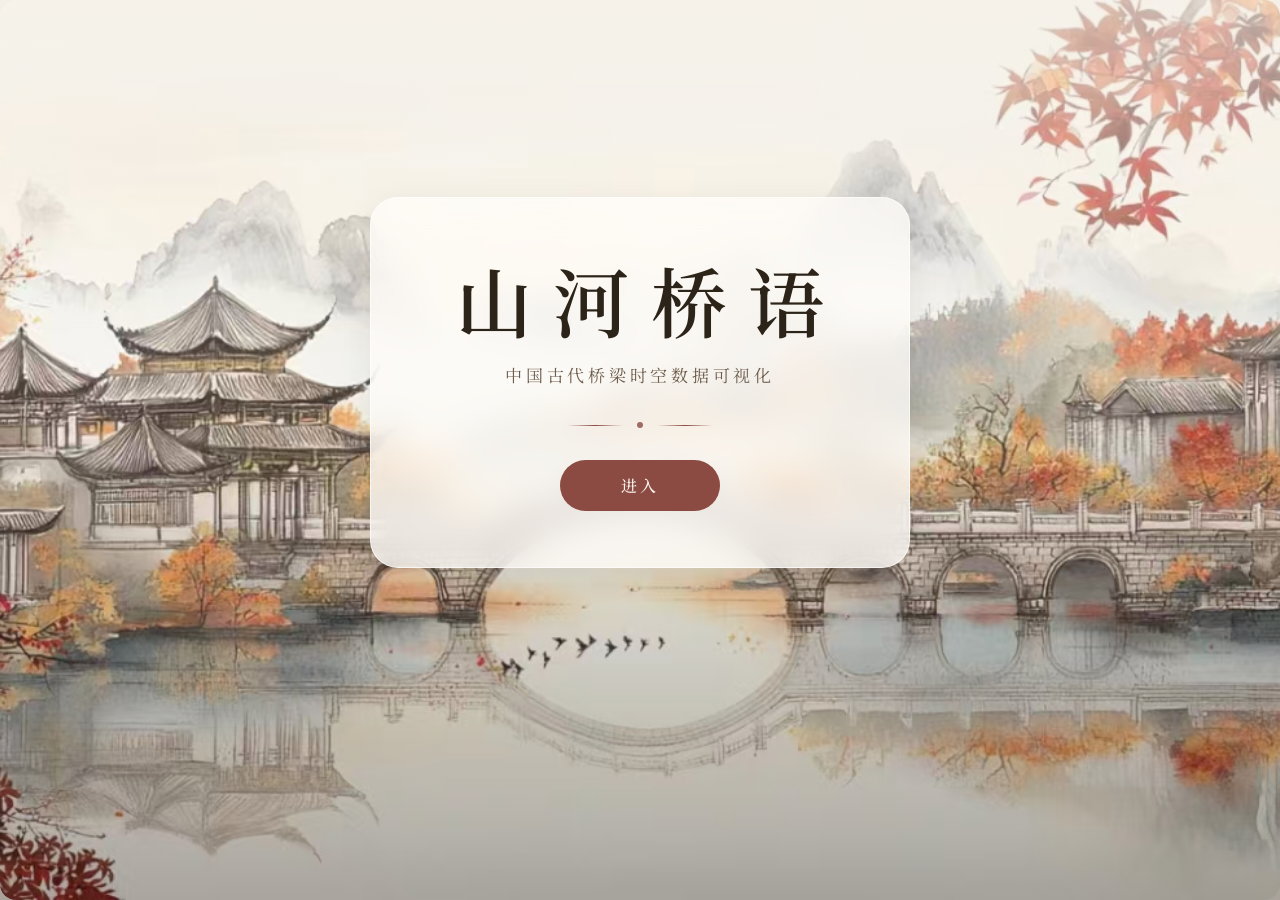
<file: index.html>
<!DOCTYPE html>
<html lang="zh-CN">
  <head>
    <meta charset="UTF-8" />
    <link rel="icon" type="image/svg+xml" href="/vite.svg" />
    <meta name="viewport" content="width=device-width, initial-scale=1.0, viewport-fit=cover" />
    <meta name="theme-color" content="#f4efe6" />
    <meta name="description" content="山河桥语 - 中国古代桥梁时空数据可视化与文化展示" />
    <title>山河桥语 - 中国古代桥梁时空数据可视化</title>
    <link rel="preload" href="./images/splash-bg.png" as="image" type="image/png" />
    <link rel="preconnect" href="https://fonts.googleapis.com" />
    <link rel="preconnect" href="https://fonts.gstatic.com" crossorigin />
    <link
      href="https://fonts.googleapis.com/css2?family=Noto+Serif+SC:wght@400;700&display=swap"
      rel="stylesheet"
    />
    <style>
      * {
        margin: 0;
        padding: 0;
        box-sizing: border-box;
      }

      html,
      body {
        height: 100%;
      }

      body {
        background: #f4efe6;
      }

      #app {
        height: 100vh;
        height: 100dvh;
        width: 100%;
      }
    </style>
    <script type="module" crossorigin src="./assets/index-0ab41be8.js"></script>
    <link rel="modulepreload" crossorigin href="./assets/vue-vendor-d6f3050c.js">
    <link rel="modulepreload" crossorigin href="./assets/pinia-a219dfa1.js">
    <link rel="stylesheet" href="./assets/index-4c58c7ed.css">
  </head>
  <body>
    <div id="app"></div>
    
  </body>
</html>
</file>
<file: assets/index-4c58c7ed.css>
@charset "UTF-8";.splash-screen[data-v-64f51b60]{position:fixed;top:0;right:0;bottom:0;left:0;z-index:9999;display:flex;align-items:center;justify-content:center;padding-top:0;padding-bottom:15vh;overflow:hidden}.splash-bg[data-v-64f51b60]{position:absolute;top:0;right:0;bottom:0;left:0}.splash-bg__img[data-v-64f51b60]{width:100%;height:100%;object-fit:cover;object-position:center 40%}.splash-overlay[data-v-64f51b60]{position:absolute;top:0;right:0;bottom:0;left:0;background:linear-gradient(180deg,rgba(244,239,230,.72) 0%,rgba(244,239,230,.2) 42%,rgba(28,22,16,.35) 100%);pointer-events:none}.splash-brand[data-v-64f51b60]{position:relative;z-index:2;text-align:center;padding:clamp(40px,6vw,56px) clamp(36px,8vw,64px);max-width:min(640px,94vw);background:rgba(255,253,249,.78);backdrop-filter:blur(16px);-webkit-backdrop-filter:blur(16px);border:1px solid rgba(255,255,255,.65);border-radius:var(--radius-xl);box-shadow:var(--shadow-card);opacity:0;transform:translateY(20px);transition:opacity .85s ease,transform .85s ease}.splash-brand.visible[data-v-64f51b60]{opacity:1;transform:translateY(0)}.brand-title[data-v-64f51b60]{margin:0 0 var(--spacing-md);font-size:clamp(3rem,11vw,4.75rem);font-weight:600;color:var(--color-ink);letter-spacing:.28em;text-indent:.28em;line-height:1.2;border:none;padding:0}.brand-subtitle[data-v-64f51b60]{margin:0 0 var(--spacing-xl);font-size:clamp(.875rem,2.5vw,1.0625rem);color:var(--color-muted);letter-spacing:.22em;font-weight:400}.brand-divider[data-v-64f51b60]{display:flex;align-items:center;justify-content:center;gap:14px;margin-bottom:var(--spacing-xl)}.brand-divider span[data-v-64f51b60]{width:56px;height:1px;background:linear-gradient(90deg,transparent,var(--color-accent),transparent)}.brand-divider i[data-v-64f51b60]{width:6px;height:6px;border-radius:50%;background:var(--color-accent);opacity:.8}.enter-button[data-v-64f51b60]{min-width:160px;padding:14px 36px;font-size:var(--font-size-body);letter-spacing:.2em;border-radius:var(--radius-pill);opacity:.4;cursor:not-allowed;transform:none}.enter-button.ready[data-v-64f51b60]{opacity:1;cursor:pointer}.loading-zone[data-v-64f51b60]{position:absolute;bottom:clamp(40px,7vh,72px);left:50%;transform:translate(-50%);z-index:2;width:min(240px,68vw);text-align:center}.loading-bar[data-v-64f51b60]{height:2px;background:rgba(44,36,25,.12);border-radius:var(--radius-pill);overflow:hidden;margin-bottom:10px}.loading-progress[data-v-64f51b60]{height:100%;background:var(--color-accent);border-radius:var(--radius-pill);transition:width .15s ease-out}.loading-text[data-v-64f51b60]{font-size:var(--font-size-caption);color:var(--color-ink);letter-spacing:.16em;opacity:.75}.fade-enter-active[data-v-64f51b60],.fade-leave-active[data-v-64f51b60]{transition:opacity .55s ease}.fade-enter-from[data-v-64f51b60],.fade-leave-to[data-v-64f51b60]{opacity:0}@media (max-width: 768px){.brand-title[data-v-64f51b60]{letter-spacing:.18em;text-indent:.18em}}.ai-fab-icon[data-v-ed004a79]{width:28px;height:28px;display:block}:root{--color-bg: #f4efe6;--color-paper: #faf6ef;--color-surface: #fffdf9;--color-ink: #2c2419;--color-muted: #6e5d4d;--color-line: rgba(44, 36, 25, .1);--color-accent: #8b4a42;--color-accent-soft: rgba(139, 74, 66, .08);--color-overlay: rgba(28, 22, 16, .48);--color-light-bg: var(--color-bg);--color-light-surface: var(--color-surface);--color-light-text: var(--color-ink);--color-light-secondary: var(--color-muted);--color-light-border: 1px solid var(--color-line);--color-light-hover: #ebe4d8;--color-primary: var(--color-accent);--color-secondary: var(--color-muted);--color-accent-legacy: #c4a882;--color-red: var(--color-accent);--color-ink-legacy: var(--color-ink);--font-size-hero: clamp(1.75rem, 4vw, 2.5rem);--font-size-title: clamp(1.35rem, 2.5vw, 1.75rem);--font-size-subtitle: clamp(1.1rem, 2vw, 1.35rem);--font-size-body: clamp(.9375rem, 1.5vw, 1rem);--font-size-small: .875rem;--font-size-nav: .9375rem;--font-size-caption: .75rem;--radius-sm: 10px;--radius-md: 16px;--radius-lg: 22px;--radius-xl: 28px;--radius-pill: 999px;--shadow-soft: 0 4px 24px rgba(44, 36, 25, .06);--shadow-card: 0 8px 32px rgba(44, 36, 25, .08);--shadow-default: var(--shadow-soft);--shadow-highlight: var(--shadow-card);--shadow-inset: inset 0 1px 0 rgba(255, 255, 255, .6);--border-default: 1px solid var(--color-line);--border-highlight: 1px solid rgba(139, 74, 66, .28);--transition-fast: .2s cubic-bezier(.4, 0, .2, 1);--transition-default: .32s cubic-bezier(.4, 0, .2, 1);--transition-smooth: .45s cubic-bezier(.25, .8, .25, 1);--header-height: 80px;--hero-height: clamp(240px, 32vh, 320px);--hero-height-compact: var(--hero-height);--container-max: 1200px;--container-wide: min(1440px, 100%);--container-padding: clamp(20px, 4vw, 40px);--section-gap: clamp(32px, 5vw, 56px);--content-gap: clamp(16px, 2.5vw, 24px);--spacing-xs: 4px;--spacing-sm: 8px;--spacing-md: 16px;--spacing-lg: 24px;--spacing-xl: 32px;--spacing-2xl: 48px;--footer-height: 72px;--sidebar-width: 30%;--center-width: 40%}@media (max-width: 768px){:root{--header-height: 72px;--footer-height: 64px;--sidebar-width: 100%;--center-width: 100%}}.page-shell{min-height:100vh;min-height:100dvh;display:flex;flex-direction:column;background:var(--color-bg)}.page-shell__main{flex:1;display:flex;flex-direction:column}.page-shell__body{width:100%;max-width:var(--container-max);margin:0 auto;padding:var(--section-gap) var(--container-padding)}.page-shell__body--wide{max-width:var(--container-wide);width:100%;padding-left:var(--container-padding);padding-right:var(--container-padding)}.page-shell__body--full{max-width:none;width:100%;padding-left:var(--container-padding);padding-right:var(--container-padding)}.page-shell__body--flush{padding-top:var(--content-gap)}.page-shell__body--wide.page-shell__body--flush,.page-shell__body--full.page-shell__body--flush{max-width:none;width:100%;padding:var(--content-gap) var(--container-padding) var(--section-gap)}.page-shell__body--tight{padding-top:var(--content-gap);padding-bottom:var(--content-gap)}.page-hero{position:relative;flex-shrink:0;min-height:var(--hero-height);display:flex;align-items:center;justify-content:center;text-align:center;padding:var(--spacing-xl) var(--container-padding);margin:var(--spacing-md) var(--container-padding) 0;width:auto;max-width:none;overflow:hidden;border-radius:var(--radius-xl)}.page-hero--compact{min-height:var(--hero-height)}.page-hero__bg{position:absolute;top:0;right:0;bottom:0;left:0;background:url(../images/beijingtu.jpg) center 42%/cover no-repeat;border-radius:inherit}.page-hero__veil{position:absolute;top:0;right:0;bottom:0;left:0;background:linear-gradient(180deg,rgba(28,22,16,.32) 0%,rgba(28,22,16,.52) 100%);border-radius:inherit}.page-hero__inner{position:relative;z-index:1;max-width:720px}.page-hero__title{margin:0 0 var(--spacing-md);font-size:var(--font-size-hero);font-weight:600;color:#faf6ef;letter-spacing:.14em;line-height:1.35;border:none;padding:0;text-shadow:none}.page-hero__subtitle{margin:0;font-size:var(--font-size-body);color:#faf6efe0;letter-spacing:.06em;line-height:1.75;font-weight:400}.page-hero__action{margin-top:var(--spacing-lg)}.app-footer{flex-shrink:0;padding:var(--spacing-lg) var(--container-padding);text-align:center;border-top:var(--border-default);background:var(--color-surface);color:var(--color-muted);font-size:var(--font-size-small);letter-spacing:.04em}.app-footer p{margin:0;color:inherit}.ui-panel{background:var(--color-surface);border:var(--border-default);border-radius:var(--radius-lg);padding:clamp(20px,3vw,28px);box-shadow:var(--shadow-soft)}.ui-section-title{margin:0 0 var(--spacing-md);font-size:var(--font-size-subtitle);font-weight:600;color:var(--color-ink);letter-spacing:.08em;border:none;padding:0;text-shadow:none}.ui-section-title:after{content:"";display:block;width:32px;height:2px;margin-top:var(--spacing-sm);background:var(--color-accent);border-radius:var(--radius-pill);opacity:.7}.ui-btn{display:inline-flex;align-items:center;justify-content:center;gap:var(--spacing-sm);padding:12px 28px;font-family:inherit;font-size:var(--font-size-body);font-weight:500;letter-spacing:.1em;color:#faf6ef;background:var(--color-accent);border:none;border-radius:var(--radius-pill);text-decoration:none;cursor:pointer;transition:opacity var(--transition-fast),transform var(--transition-fast);box-shadow:none}.ui-btn:before{display:none!important}.ui-btn:hover{opacity:.92;transform:translateY(-1px);color:#faf6ef}.ui-btn--ghost{background:transparent;color:var(--color-accent);border:1px solid rgba(139,74,66,.35)}.glyph-mark{display:inline-flex;align-items:center;justify-content:center;width:48px;height:48px;border-radius:var(--radius-md);background:var(--color-accent-soft);color:var(--color-accent);font-size:1.25rem;font-weight:600;letter-spacing:0;flex-shrink:0}.detail-section{max-width:none;width:100%;margin:0 auto var(--section-gap);padding:0}.detail-section .section-content{background:var(--color-surface);border:var(--border-default);border-radius:var(--radius-lg);padding:clamp(20px,3vw,32px);box-shadow:var(--shadow-soft)}.detail-section .section-content h3{font-size:var(--font-size-subtitle);color:var(--color-ink);margin:0 0 var(--spacing-md);border:none;padding:0;letter-spacing:.06em}.detail-section .section-content p,.detail-section .section-content li{color:var(--color-muted);line-height:1.8}@media (max-width: 768px){.page-hero{margin:var(--spacing-sm) var(--container-padding) 0;border-radius:var(--radius-lg)}.page-hero__title{letter-spacing:.08em}}*{margin:0;padding:0;box-sizing:border-box}html,body{height:100%;overflow-x:hidden;overflow-y:auto}body{background:var(--color-bg);color:var(--color-ink);font-family:"Noto Serif SC",Songti SC,STSong,serif;font-size:var(--font-size-body);line-height:1.7;-webkit-font-smoothing:antialiased}#app{min-height:100vh;min-height:100dvh;display:flex;flex-direction:column}::-webkit-scrollbar{width:8px;height:8px}::-webkit-scrollbar-track{background:transparent}::-webkit-scrollbar-thumb{background:rgba(44,36,25,.18);border-radius:var(--radius-pill)}::-webkit-scrollbar-thumb:hover{background:rgba(44,36,25,.28)}h1,h2,h3,h4,h5,h6{font-weight:600;line-height:1.35;color:var(--color-ink);text-shadow:none}h1{font-size:var(--font-size-title);border:none;padding:0;margin-bottom:var(--spacing-md)}h2{font-size:var(--font-size-subtitle);border:none;padding:0;margin-bottom:var(--spacing-md)}p{margin-bottom:var(--spacing-md);color:var(--color-muted)}p:last-child{margin-bottom:0}button{font-family:inherit;font-size:var(--font-size-body);font-weight:500;letter-spacing:.06em;color:#faf6ef;background:var(--color-accent);border:none;border-radius:var(--radius-pill);padding:10px 20px;cursor:pointer;transition:opacity var(--transition-fast),transform var(--transition-fast);box-shadow:none}button:before{display:none!important}button:hover{opacity:.9;transform:translateY(-1px)}button:disabled{opacity:.45;cursor:not-allowed;transform:none}.card,.ui-panel{background:var(--color-surface);border:var(--border-default);border-radius:var(--radius-lg);padding:var(--spacing-lg);box-shadow:var(--shadow-soft);transition:box-shadow var(--transition-default),border-color var(--transition-default)}.card:hover,.ui-panel:hover{border-color:#8b4a4233;box-shadow:var(--shadow-card);transform:none}.card:before,.ui-panel:before{display:none}.loading{display:flex;justify-content:center;align-items:center;min-height:120px;color:var(--color-muted);font-size:var(--font-size-body);letter-spacing:.12em}a{color:var(--color-accent);text-decoration:none;transition:opacity var(--transition-fast);text-shadow:none}a:hover{opacity:.8;color:var(--color-accent)}hr{border:none;height:1px;background:var(--color-line);margin:var(--spacing-lg) 0}input,select,textarea{background:var(--color-surface);border:var(--border-default);border-radius:var(--radius-md);padding:10px 14px;color:var(--color-ink);font-family:inherit;font-size:var(--font-size-body);transition:border-color var(--transition-fast),box-shadow var(--transition-fast)}input:focus,select:focus,textarea:focus{outline:none;border-color:#8b4a4266;box-shadow:0 0 0 3px var(--color-accent-soft)}img{border-radius:var(--radius-md);max-width:100%;height:auto}@media (prefers-reduced-motion: reduce){*,*:before,*:after{animation-duration:.01ms!important;transition-duration:.01ms!important}}.app{min-height:100vh;min-height:100dvh;background-color:var(--color-light-bg)}.main-content{animation:contentFadeIn .55s ease}@keyframes contentFadeIn{0%{opacity:0;transform:translateY(12px)}to{opacity:1;transform:translateY(0)}}.fade-enter-active,.fade-leave-active{transition:opacity .28s ease}.fade-enter-from,.fade-leave-to{opacity:0}.ai-assistant-container{position:fixed;bottom:max(16px,env(safe-area-inset-bottom));right:max(16px,env(safe-area-inset-right));z-index:1000}.ai-assistant-icon{width:58px;height:58px;padding:0;border:none;border-radius:50%;background:transparent;display:flex;align-items:center;justify-content:center;cursor:pointer;box-shadow:0 6px 24px #2c24192e;transition:transform .25s ease,box-shadow .25s ease}.ai-assistant-icon:before{display:none}.ai-assistant-icon:hover{transform:scale(1.05);box-shadow:0 10px 28px #6e3d3647}.ai-assistant-icon .fab-icon{width:58px;height:58px}.ai-assistant-panel{position:fixed;top:0;right:0;bottom:0;width:min(420px,100vw);max-width:100%;background:var(--color-paper, #fffaf5);box-shadow:-4px 0 24px #3d2e2226;display:flex;flex-direction:column;overflow:hidden;animation:slideIn .28s ease}.ai-assistant-header{background:linear-gradient(135deg,var(--color-red) 0%,var(--color-secondary) 100%);color:#fff;padding:14px 18px;display:flex;justify-content:space-between;align-items:center;flex-shrink:0}.ai-assistant-header h3{margin:0;font-size:17px;color:#fff;border:none;padding:0;text-shadow:none}.ai-assistant-header .close-btn{background:transparent;border:none;color:#fff;font-size:22px;cursor:pointer;width:36px;height:36px;border-radius:50%;padding:0;box-shadow:none}.ai-assistant-header .close-btn:before{display:none}.ai-assistant-header .close-btn:hover{background:rgba(255,255,255,.15);transform:none}@keyframes slideIn{0%{opacity:0;transform:translate(100%)}to{opacity:1;transform:translate(0)}}@media (max-width: 768px){.ai-assistant-panel{width:100%}.ai-assistant-icon{width:48px;height:48px}.ai-assistant-icon .icon{font-size:18px}}@media (prefers-reduced-motion: reduce){.main-content{animation:none}}
</file>
